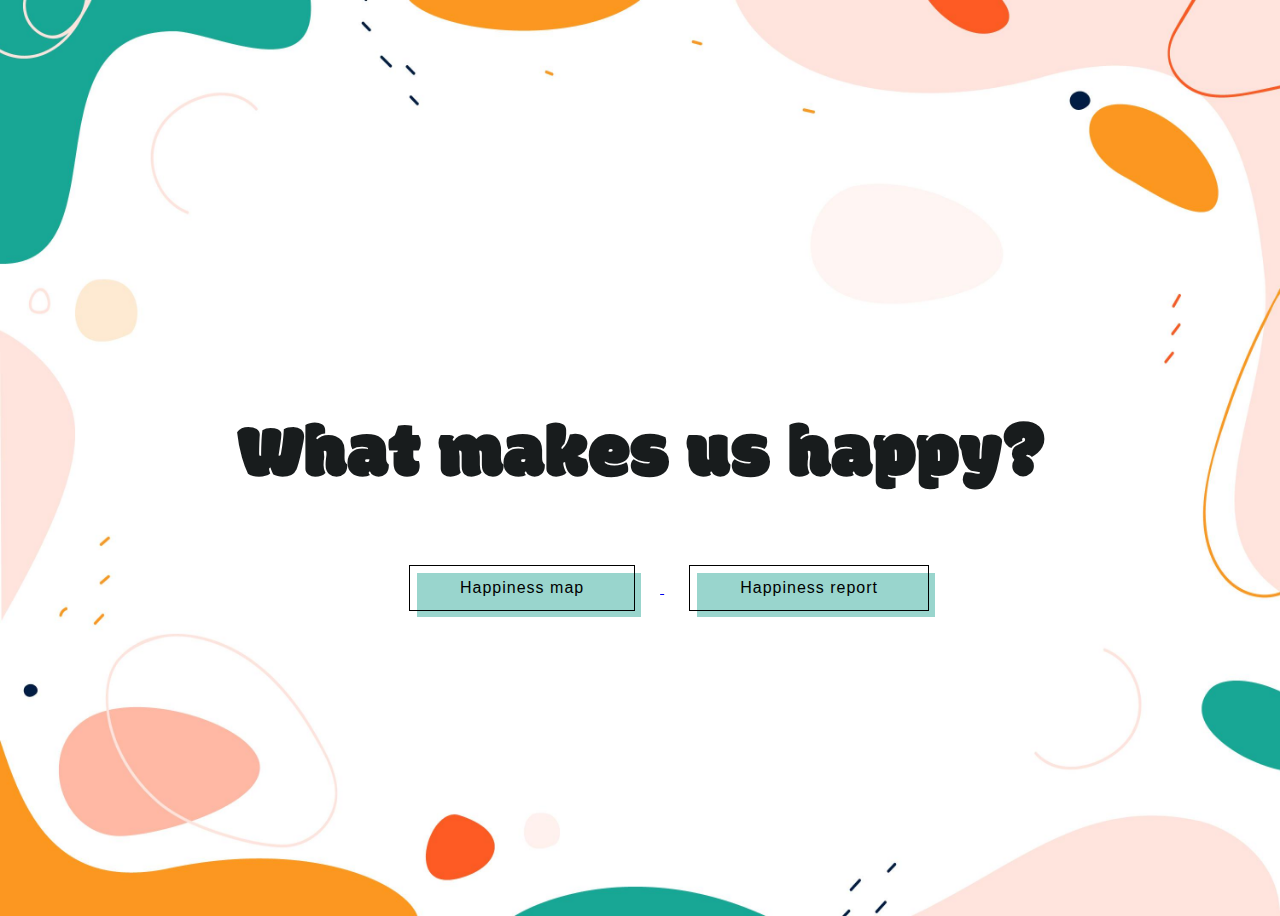
<file: index.html>
<!DOCTYPE html>
<html lang="en">

<head>
    <link rel="stylesheet" href="index.css">
    </link>
    <title>What makes us happy?</title>
</head>

<body>
    <link href='https://fonts.googleapis.com/css?family=Modak' rel='stylesheet'>
    <style>
        body {
            font-family: 'Modak';
        }
    </style>
    <p>What makes us happy?</p>
    <div class="wrapper">
        <a href="mapa.html">
            <button class="button-52">Happiness map</button>
        </a>
        <a href="report.html">
            <button  class="button-52">Happiness report</button>
        </a>
    </div>
</body>

</html>
</file>
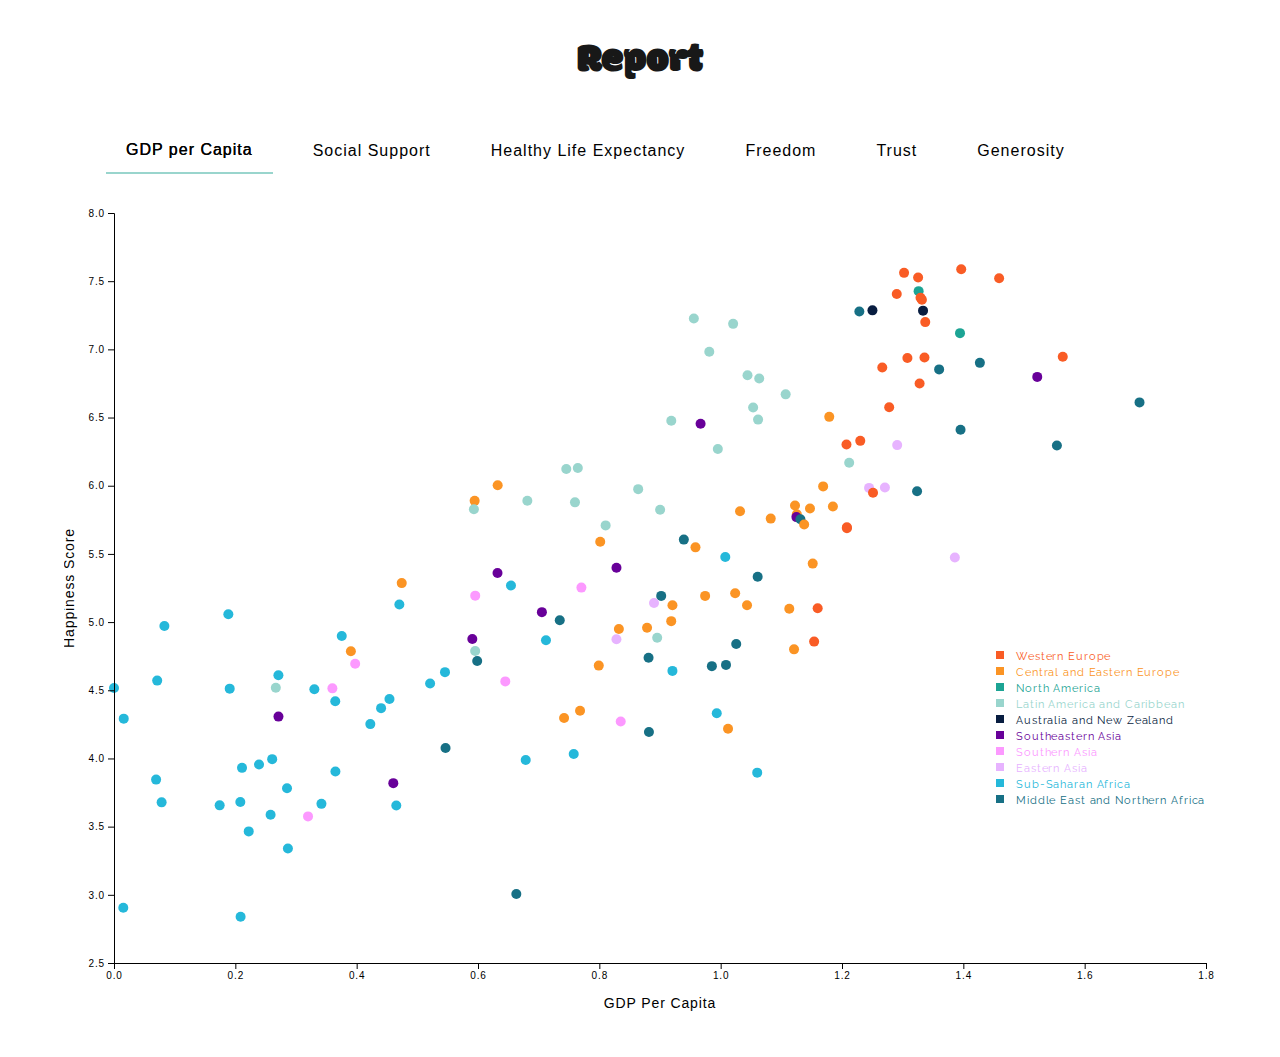
<file: report.html>
<!DOCTYPE html>
<html lang="en">

<head>
    <link rel="stylesheet" href="report.css">
    </link>
    <title>Report</title>
    <link href="https://fonts.googleapis.com/css?family=Raleway:200|Open+Sans" rel="stylesheet">
</head>

<body>
    <link href='https://fonts.googleapis.com/css?family=Modak' rel='stylesheet'>
    <style>
        p {
            font-family: 'Modak';
            font-size: 3.2vw;
            letter-spacing: -0.011em;
            opacity: 0.9;
            margin: 0em 1em 0.4em 1em;
            text-align: center;
            line-height: 1;
        }
    </style>
    <p>Report</p>

        <div id="okvir" class="okvir">

            <div class="header__container">
                <div class="header">
                        <button id="gdp-per-capita-button" class="header__btn-group btn-group default-button" data-metric="GDP_per_Capita">GDP per Capita</button>
                        <button id="social-support-button" class="header__btn-group btn-group" data-metric="Social_support">Social Support</button>
                        <button id="healthy-life-expectancy-button" class="header__btn-group btn-group"
                           data-metric="Healthy_Life_Expectancy">Healthy Life Expectancy</button>
                        <button id="freedom-button" class="header__btn-group btn-group" data-metric="Freedom">Freedom</button>
                        <button id="trust-button" class="header__btn-group btn-group" data-metric="Trust">Trust</button>
                        <button id="generosity-button" class="header__btn-group btn-group" data-metric="Generosity">Generosity</button>

                </div>
                </div>
        
            <div id="detalji" class="detalji">
                <div class="detalji-drzava">
                    <span id="drzava"></span>
                </div>
                <div class="detalji-happiness">
                    <span id="happiness"></span>
                </div>
                <div class="detalji-metrics">
                     <span id="metrics"></span>
                </div>
               
            </div>
        </div>

        
        
        <script src="d3.js"></script>
        <script src="report.js"></script>
        
</body>

</html>
</file>
<file: index.css>
body {
  background-image: url("background.jpg");
  background-size: 100% 100%;
  min-height: 100vh;
  display: flex;
  align-items: center;
  justify-content: center;
  color: #000405;
  font-family: "Bebas Neue", cursive;
}

p {
  font-size: 6vw;
  opacity: 0.9;
  margin: 10%;
  text-align: center;
  line-height: 1;
}

.wrapper {
  text-align: center;
  display: inline-block;
  position: absolute;
  top: 60%;
  left: 30%;
}

.button-52 {
  font-size: 16px;
  font-weight: 200;
  letter-spacing: 1px;
  padding: 13px 20px 13px;
  margin: 25px;
  outline: 0;
  border: 1px solid black;
  cursor: pointer;
  position: relative;
  background-color: rgba(0, 0, 0, 0);
  user-select: none;
  -webkit-user-select: none;
  touch-action: manipulation;
}

.button-52:after {
  content: "";
  background-color: #99d5cd;
  width: 100%;
  z-index: -1;
  position: absolute;
  height: 100%;
  top: 7px;
  left: 7px;
  transition: 0.2s;
}

.button-52:hover:after {
  top: 0px;
  left: 0px;
}

@media (min-width: 768px) {
  .button-52 {
    padding: 13px 50px 13px;
  }
}
</file>
<file: report.css>
.okvir {
  position: relative;
}

.x-os-oznaka {
  fill: black;
  font-size: 1.4em;
  text-transform: capitalize;
}

.y-os-oznaka {
  fill: black;
  font-size: 1.4em;
  text-anchor: middle;
  transform: rotate(-90deg);
}

.voronoi {
  fill: transparent;
}

body {
  display: flex;
  flex-direction: column;
  align-items: center;
  padding: 3em 2em;
  letter-spacing: 0.08em;
  font-family: "Raleway", sans-serif;
  font-size: 11px;
}

.header__container {
  display: flex;
  justify-content: space-between;
  align-items: center;
  padding: 1.2rem 2rem;
}

.main__header {
  font-size: 1.8rem;
  line-height: 1.5rem;
  color: initial;
  transition: all 100ms ease-in;
  text-transform: uppercase;
  font-weight: 900;
}

.header {
  display: flex;
  justify-content: space-between;
  align-items: center;
}

.header__btn-group {
  font-size: 16px;
  font-weight: 200;
  letter-spacing: 1px;
  padding: 13px 20px 13px;
  margin: 10px;
  outline: 0;
  border: transparent;
  cursor: pointer;
  position: relative;
  background-color: rgba(0, 0, 0, 0);
  user-select: none;
  -webkit-user-select: none;
  touch-action: manipulation;
}

.header__btn-group.active {
  border-bottom: 2px solid #99d5cd;
  text-decoration: none;
  text-shadow: 0 0 0.65px #333, 0 0 0.65px #333;
  color: #000;
}

.detalji {
  opacity: 0;
  position: absolute;
  top: -14px;
  left: 0;
  padding: 0.6em 1em;
  background: #fff;
  line-height: 1.4em;
  font-size: 14px;
  border: 1px solid rgb(221, 221, 221);
  z-index: 10;
  transition: all 0.1s ease-out;
  pointer-events: none;
}

.detalji:before {
  content: "";
  position: absolute;
  bottom: 0;
  left: 50%;
  width: 12px;
  height: 12px;
  background: white;
  border: 1px solid #ddd;
  border-top-color: transparent;
  border-left-color: transparent;
  transform: translate(-50%, 50%) rotate(45deg);
  transform-origin: center center;
  z-index: 10;
}

.detalji-drzava {
  margin-bottom: 0.2em;
  text-align: center;
  font-weight: 600;
  font-size: 1.1em;
  line-height: 1.4em;
}
</file>
